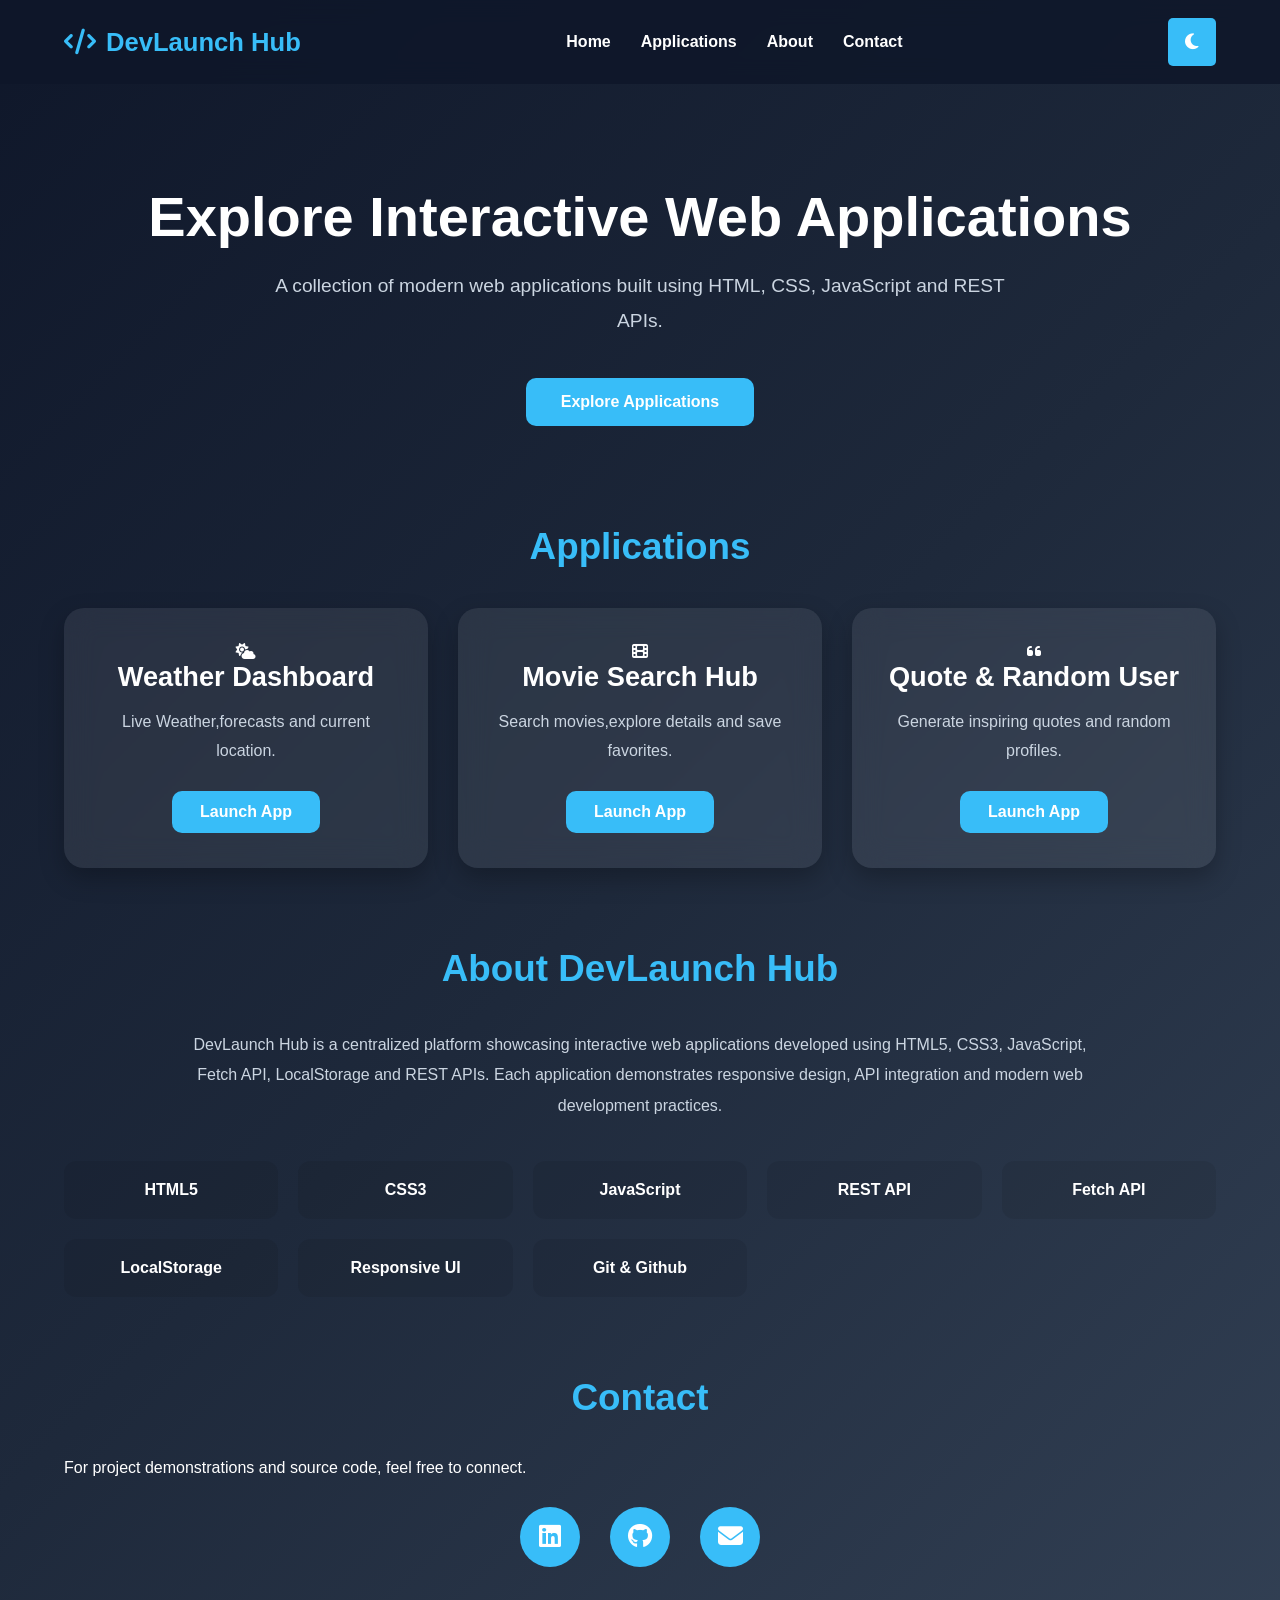
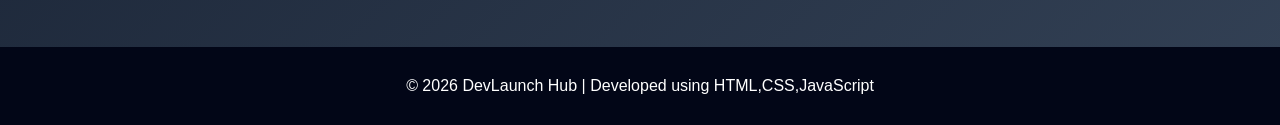
<file: index.html>
<!doctype html>
<html lang="en">
  <head>
    <meta charset="UTF-8" />

    <meta name="viewport" content="width=device-width, initial-scale=1.0" />

    <title>DevLaunch Hub</title>

    <link rel="stylesheet" href="style.css" />

    <link
      rel="stylesheet"
      href="https://cdnjs.cloudflare.com/ajax/libs/font-awesome/6.7.2/css/all.min.css"
    />

    <link rel="shortcut icon" href="images/main-app-logo.jpeg" type="image/x-icon">
  </head>

  <body>
    <header>
      <nav>
        <div class="logo">
          <i class="fa-solid fa-code"></i>
          <span>DevLaunch Hub</span>
        </div>
        <ul>
          <li><a href="#home">Home</a></li>
          <li><a href="#apps">Applications</a></li>
          <li><a href="#about">About</a></li>
          <li><a href="#contact">Contact</a></li>
        </ul>
        <button id="themeBtn">
          <i class="fa-solid fa-moon"></i>
        </button>
      </nav>
    </header>

    <section id="home" class="hero">
      <h1>Explore Interactive Web Applications</h1>
      <p>
        A collection of modern web applications built using HTML, CSS,
        JavaScript and REST APIs.
      </p>
      <a href="#apps" class="hero-btn"> Explore Applications </a>
    </section>

    <section id="apps">
      <h2>Applications</h2>
      <div class="card-container">
        <div class="card">
          <i class="fa-solid fa-cloud-sun"></i>
          <h3>Weather Dashboard</h3>
          <p>Live Weather,forecasts and current location.</p>
          <a target="_blank" href="Project 1 - Weather App/index.html"> Launch App </a>
        </div>

        <div class="card">
          <i class="fa-solid fa-film"></i>
          <h3>Movie Search Hub</h3>
          <p>Search movies,explore details and save favorites.</p>
          <a target="_blank" href="Project 2 - Movie Search App/index.html"> Launch App </a>
        </div>

        <div class="card">
          <i class="fa-solid fa-quote-left"></i>
          <h3>Quote & Random User</h3>
          <p>Generate inspiring quotes and random profiles.</p>
          <a target="_blank" href="Project 3 - Quote User App/index.html"> Launch App </a>
        </div>
      </div>
    </section>

    <section id="about">
      <h2>About DevLaunch Hub</h2>
      <p>
        DevLaunch Hub is a centralized platform showcasing interactive web
        applications developed using HTML5, CSS3, JavaScript, Fetch API,
        LocalStorage and REST APIs. Each application demonstrates responsive
        design, API integration and modern web development practices.
      </p>
      <div class="tech-grid">
        <div>HTML5</div>
        <div>CSS3</div>
        <div>JavaScript</div>
        <div>REST API</div>
        <div>Fetch API</div>
        <div>LocalStorage</div>
        <div>Responsive UI</div>
        <div>Git & Github</div>
      </div>
    </section>

    <section id="contact">
      <h2>Contact</h2>
      <p>For project demonstrations and source code, feel free to connect.</p>
      <div class="contact-icons">
        <a target="_blank" href="https://www.linkedin.com/in/sanjay-c-m-b53922351?utm_source=share_via&utm_content=profile&utm_medium=member_android">
          <i class="fab fa-linkedin"></i>
        </a>
        <a target="_blank" href="https://github.com/Sanjay-git-02"><i class="fab fa-github"></i></a>
        <a target="_blank" href="mailto:sanjusanjay06406@gmail.com">
          <i class="fa-solid fa-envelope"></i>
        </a>
      </div>
    </section>

    <footer>
        <p>&copy; 2026 DevLaunch Hub | Developed using HTML,CSS,JavaScript</p>
    </footer>

    <script src="script.js"></script>
  </body>
</html>
</file>
<file: style.css>
* {
  margin: 0;
  padding: 0;
  box-sizing: border-box;
  font-family: Arial, Helvetica, sans-serif;
  scroll-behavior: smooth;
}

body {
  background: linear-gradient(135deg, #0f172a, #1e293b, #334155);
  color: white;
  min-height: 100vh;
  transition: 0.4s;
}

header {
  width: 100%;
  position: sticky;
  top: 0;
  z-index: 100;
  backdrop-filter: blur(12px);
  background: rgba(15, 23, 42, 0.85);
}

nav {
  width: 90%;
  max-width: 1400px;
  margin: auto;
  display: flex;
  justify-content: space-between;
  align-items: center;
  padding: 18px 0;
}

.logo {
  display: flex;
  align-items: center;
  gap: 10px;
  font-size: 1.6rem;
  font-weight: bold;
  color: #38bdf8;
}

nav ul {
  display: flex;
  list-style: none;
  gap: 30px;
}

nav ul li a {
  text-decoration: none;
  color: white;
  font-weight: bold;
  transition: 0.3s;
}

nav ul li a:hover {
  color: #38bdf8;
}

#themeBtn {
  width: 48px;
  height: 48px;
  cursor: pointer;
  border: none;
  border-radius: 5px;
  background-color: #38bdf8;
  color: white;
  font-size: 18px;
  transition: 0.3s;
}

#themeBtn:hover {
  transform: rotate(30deg);
}

.hero {
  width: 90%;
  max-width: 1300px;
  margin: 100px auto;
  text-align: center;
}

.hero h1 {
  font-size: 3.5rem;
  margin-bottom: 20px;
}

.hero p {
  max-width: 750px;
  margin: auto;
  line-height: 1.8;
  font-size: 1.2rem;
  color: #cbd5e1;
}

.hero-btn {
  display: inline-block;
  margin-top: 40px;
  text-decoration: none;
  padding: 15px 35px;
  background: #38bdf8;
  color: white;
  border-radius: 10px;
  font-weight: bold;
  transition: 0.3s;
}

.hero-btn:hover {
  transform: translateY(-5px);
}

section {
  width: 90%;
  max-width: 1400px;
  margin: 80px auto;
}

section h2 {
  text-align: center;
  margin-bottom: 40px;
  font-size: 2.3rem;
  color: #38bdf8;
}

.card-container {
  display: grid;
  grid-template-columns: repeat(auto-fit, minmax(320px, 1fr));
  gap: 30px;
}

.card {
  background: rgba(255, 255, 255, 0.08);
  backdrop-filter: blur(15px);
  border-radius: 20px;
  padding: 35px;
  text-align: center;
  transition: 0.4s;
  box-shadow: 0 10px 25px rgba(0, 0, 0, 0.25);
}

.card:hover {
  transform: translateY(-12px);
}

.card h3 {
  margin-bottom: 15px;
  font-size: 1.7rem;
}

.card p {
  line-height: 1.8;
  color: #cbd5e1;
}

.card a {
  display: inline-block;
  text-decoration: none;
  margin-top: 25px;
  padding: 12px 28px;
  background: #38bdf8;
  color: white;
  border-radius: 10px;
  font-weight: bold;
  transition: 0.3s;
}

.card a:hover {
  background: #0284c7;
}

#about p {
  text-align: center;
  max-width: 900px;
  margin: auto;
  line-height: 1.9;
  color: #cbd5e1;
}

.tech-grid {
  margin-top: 40px;
  display: grid;
  grid-template-columns: repeat(auto-fit, minmax(180px, 1fr));
  gap: 20px;
}

.tech-grid div {
  background: rgba(0, 0, 0, 0.08);
  padding: 20px;
  border-radius: 12px;
  text-align: center;
  font-weight: bold;
}

.contact-icons {
  display: flex;
  justify-content: center;
  gap: 30px;
  margin-top: 30px;
}

.contact-icons a {
  width: 60px;
  height: 60px;
  display: flex;
  justify-content: center;
  align-items: center;
  text-decoration: none;
  background: #38bdf8;
  color: white;
  border-radius: 50%;
  font-size: 25px;
  transition: 0.3s;
}

.contact-icons a:hover {
  transform: scale(1.1);
}

footer {
  margin-top: 80px;
  padding: 30px;
  text-align: center;
  background: #020617;
}

.dark {
  background: #f8fafc;
  color: #111827;
}

.dark header {
  background: rgba(255, 255, 255, 0.9);
}

.dark nav ul li a {
  color: #111827;
}

.dark .card,
.dark .tech-grid div {
  background: white;
  color: #111827;
}

.dark .card p,
.dark #about p {
  color: #374151;
}

@media (max-width: 900px) {
  nav {
    flex-direction: column;
    gap: 20px;
  }

  nav ul {
    flex-wrap: wrap;
    justify-content: center;
  }

  .hero h1 {
    font-size: 2.5rem;
  }

  .hero p {
    font-size: 1rem;
  }
}

@media (max-width: 600px) {
  .hero h1 {
    font-size: 2rem;
  }

  .card-container {
    grid-template-columns: 1fr;
  }

  .contact-icons {
    flex-wrap: wrap;
  }

  .tech-grid {
    grid-template-columns: 1fr;
  }
}
</file>
